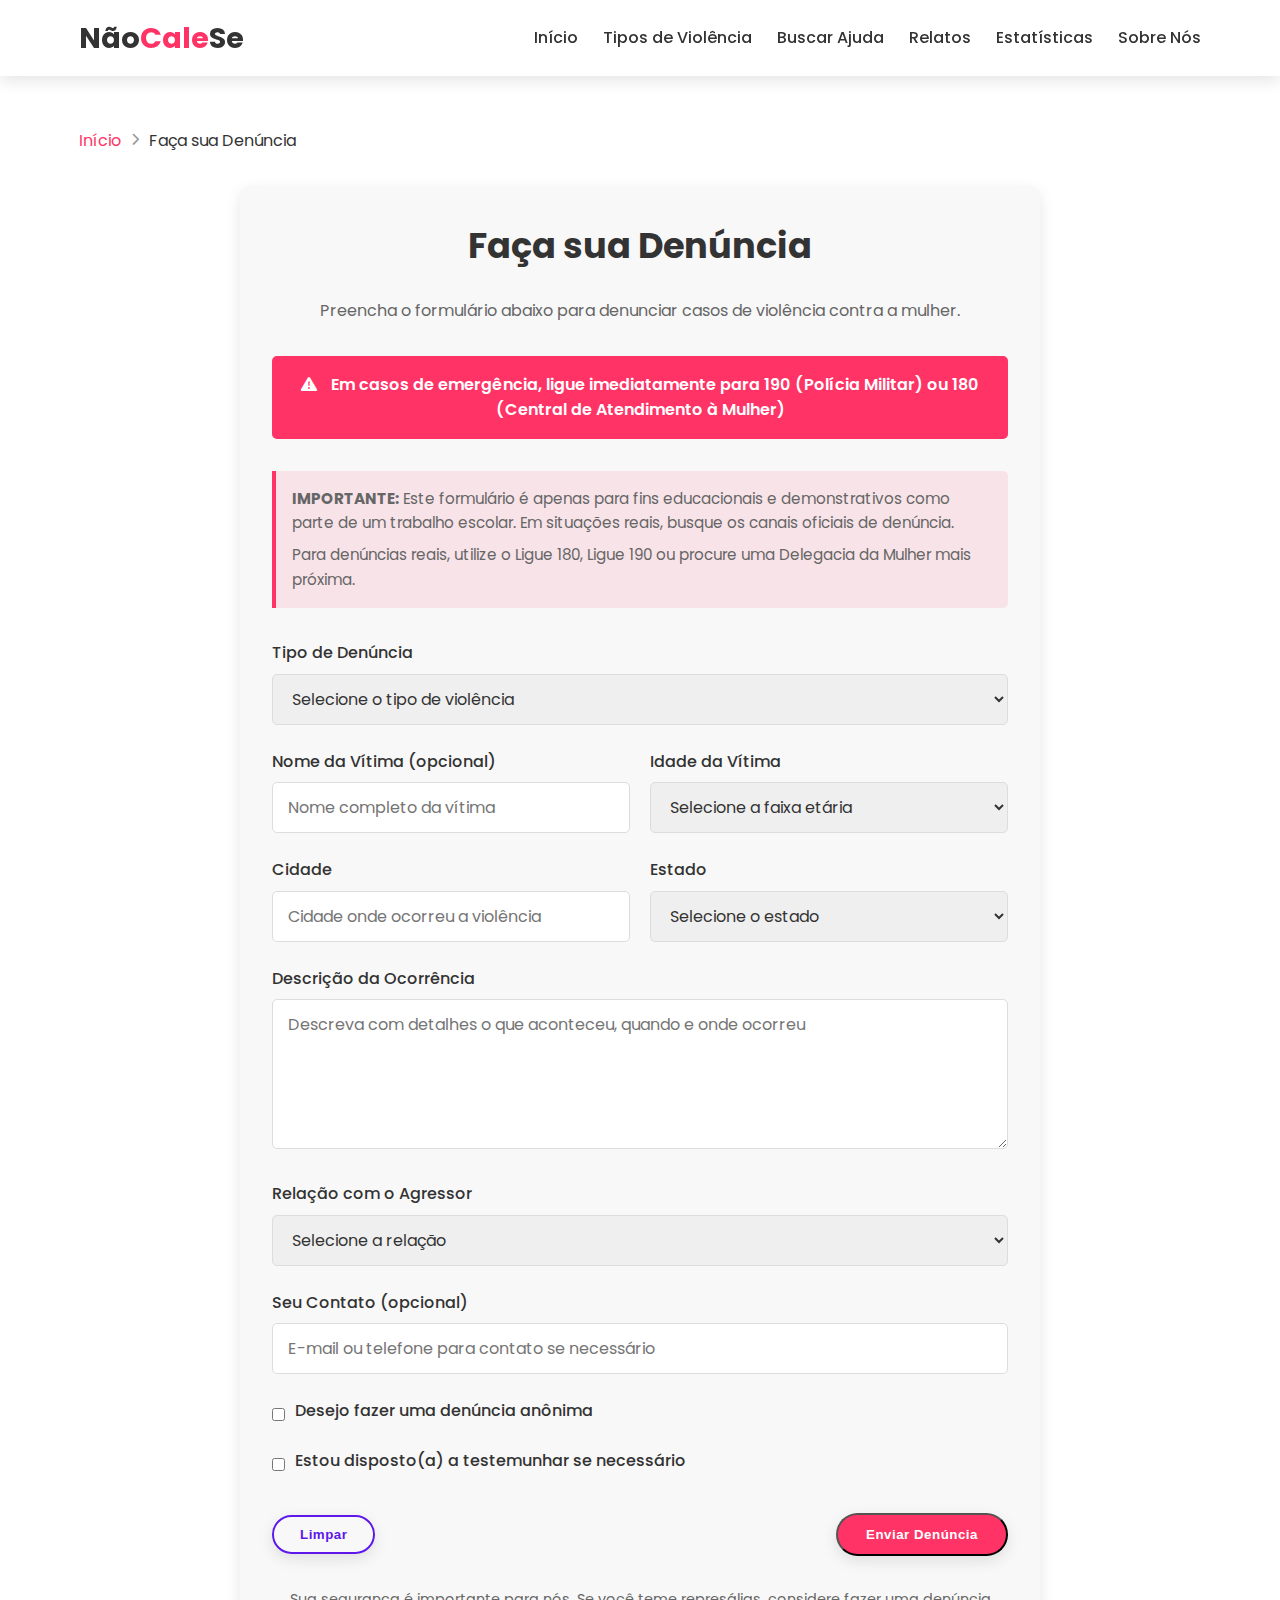
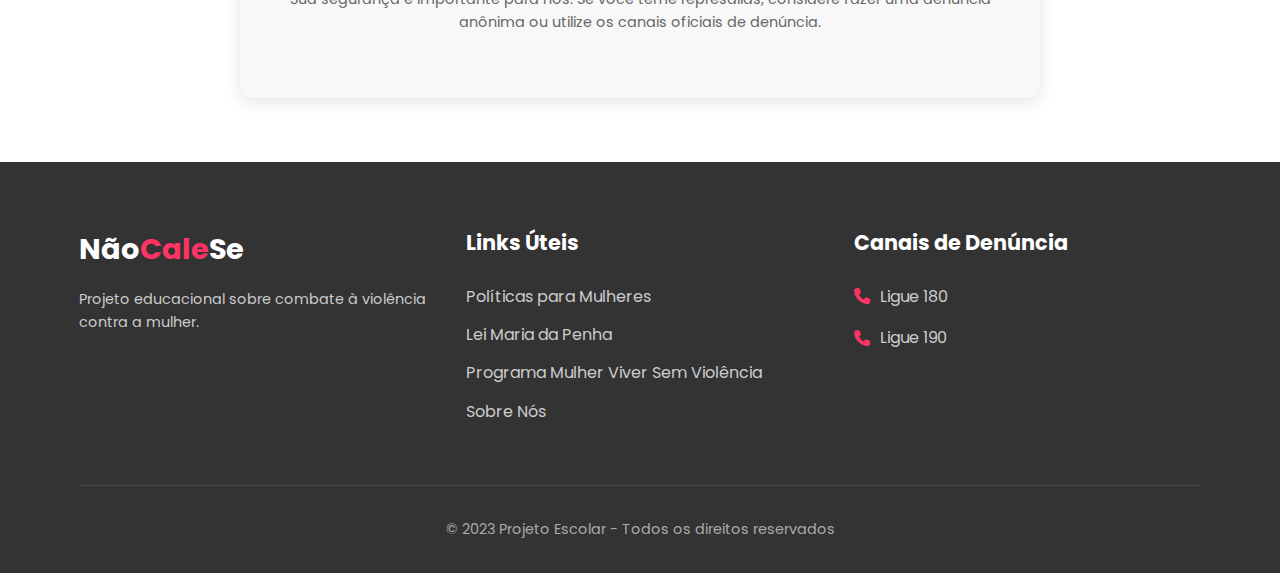
<file: trabalho de mulher/denuncia.html>
<!DOCTYPE html>
<html lang="pt-br">
<head>
    <meta charset="UTF-8">
    <meta name="viewport" content="width=device-width, initial-scale=1.0">
    <title>Faça sua Denúncia - Combate à Violência Contra a Mulher</title>
    <link rel="stylesheet" href="css/style.css">
    <link rel="stylesheet" href="https://cdnjs.cloudflare.com/ajax/libs/font-awesome/6.4.0/css/all.min.css">
    <link rel="preconnect" href="https://fonts.googleapis.com">
    <link rel="preconnect" href="https://fonts.gstatic.com" crossorigin>
    <link href="https://fonts.googleapis.com/css2?family=Poppins:wght@300;400;500;600;700&display=swap" rel="stylesheet">
    <style>
        /* Estilos específicos para esta página */
        .page-content {
            padding: 8rem 0 4rem;
            background-color: var(--white);
        }
        
        .breadcrumb {
            display: flex;
            margin-bottom: 2rem;
            gap: 10px;
            align-items: center;
        }
        
        .breadcrumb a {
            color: var(--primary-color);
        }
        
        .breadcrumb i {
            font-size: 0.8rem;
            color: #999;
        }
        
        .form-container {
            max-width: 800px;
            margin: 0 auto;
            padding: 2rem;
            background-color: var(--light-color);
            border-radius: 10px;
            box-shadow: var(--shadow);
        }
        
        .form-container h1 {
            font-size: 2.2rem;
            margin-bottom: 1.5rem;
            color: var(--dark-color);
            text-align: center;
        }
        
        .form-container p {
            margin-bottom: 2rem;
            text-align: center;
            color: #666;
        }
        
        .form-description {
            background-color: rgba(255, 51, 102, 0.1);
            border-left: 4px solid var(--primary-color);
            padding: 1rem;
            margin-bottom: 2rem;
            border-radius: 0 5px 5px 0;
        }
        
        .form-description p {
            margin-bottom: 0.5rem;
            text-align: left;
            font-size: 0.95rem;
        }
        
        .form-description p:last-child {
            margin-bottom: 0;
        }
        
        .form-group {
            margin-bottom: 1.5rem;
        }
        
        label {
            display: block;
            margin-bottom: 0.5rem;
            font-weight: 500;
            color: var(--dark-color);
        }
        
        input, select, textarea {
            width: 100%;
            padding: 12px 15px;
            border: 1px solid #ddd;
            border-radius: 5px;
            font-family: 'Poppins', sans-serif;
            font-size: 1rem;
            color: var(--dark-color);
            transition: var(--transition);
        }
        
        input:focus, select:focus, textarea:focus {
            border-color: var(--primary-color);
            outline: none;
            box-shadow: 0 0 0 3px rgba(255, 51, 102, 0.2);
        }
        
        textarea {
            resize: vertical;
            min-height: 150px;
        }
        
        .checkbox-group {
            display: flex;
            align-items: center;
            gap: 10px;
            margin-bottom: 1rem;
        }
        
        .checkbox-group input {
            width: auto;
        }
        
        .form-row {
            display: grid;
            grid-template-columns: repeat(auto-fit, minmax(250px, 1fr));
            gap: 20px;
        }
        
        .form-actions {
            display: flex;
            justify-content: space-between;
            align-items: center;
            margin-top: 2rem;
        }
        
        .form-actions .btn-primary {
            min-width: 150px;
        }
        
        .anonymity-note {
            margin-top: 2rem;
            font-size: 0.9rem;
            color: #777;
            text-align: center;
        }
        
        .emergency-call {
            background-color: var(--primary-color);
            color: white;
            padding: 1rem;
            border-radius: 5px;
            margin: 2rem 0;
            text-align: center;
            font-weight: 600;
        }
        
        .emergency-call i {
            margin-right: 10px;
        }
        
        @media screen and (max-width: 768px) {
            .form-container {
                padding: 1.5rem;
            }
            
            .form-actions {
                flex-direction: column;
                gap: 15px;
            }
            
            .form-actions .btn-primary {
                width: 100%;
            }
        }
    </style>
</head>
<body>
    <header>
        <div class="container">
            <div class="logo">
                <h1>Não<span>Cale</span>Se</h1>
            </div>
            <nav>
                <ul class="menu">
                    <li><a href="index.html#home">Início</a></li>
                    <li><a href="index.html#tipos">Tipos de Violência</a></li>
                    <li><a href="index.html#ajuda">Buscar Ajuda</a></li>
                    <li><a href="index.html#relatos">Relatos</a></li>
                    <li><a href="index.html#estatisticas">Estatísticas</a></li>
                    <li><a href="sobre-nos.html">Sobre Nós</a></li>
                </ul>
                <div class="menu-mobile">
                    <i class="fas fa-bars"></i>
                </div>
            </nav>
        </div>
    </header>

    <section class="page-content">
        <div class="container">
            <div class="breadcrumb">
                <a href="index.html">Início</a>
                <i class="fas fa-chevron-right"></i>
                <span>Faça sua Denúncia</span>
            </div>
            
            <div class="form-container">
                <h1>Faça sua Denúncia</h1>
                <p>Preencha o formulário abaixo para denunciar casos de violência contra a mulher.</p>
                
                <div class="emergency-call">
                    <i class="fas fa-exclamation-triangle"></i> Em casos de emergência, ligue imediatamente para 190 (Polícia Militar) ou 180 (Central de Atendimento à Mulher)
                </div>
                
                <div class="form-description">
                    <p><strong>IMPORTANTE:</strong> Este formulário é apenas para fins educacionais e demonstrativos como parte de um trabalho escolar. Em situações reais, busque os canais oficiais de denúncia.</p>
                    <p>Para denúncias reais, utilize o Ligue 180, Ligue 190 ou procure uma Delegacia da Mulher mais próxima.</p>
                </div>
                
                <form id="denuncia-form">
                    <div class="form-group">
                        <label for="tipo-denuncia">Tipo de Denúncia</label>
                        <select id="tipo-denuncia" required>
                            <option value="">Selecione o tipo de violência</option>
                            <option value="fisica">Violência Física</option>
                            <option value="psicologica">Violência Psicológica</option>
                            <option value="sexual">Violência Sexual</option>
                            <option value="patrimonial">Violência Patrimonial</option>
                            <option value="moral">Violência Moral</option>
                            <option value="outros">Outros</option>
                        </select>
                    </div>
                    
                    <div class="form-row">
                        <div class="form-group">
                            <label for="nome-vitima">Nome da Vítima (opcional)</label>
                            <input type="text" id="nome-vitima" placeholder="Nome completo da vítima">
                        </div>
                        
                        <div class="form-group">
                            <label for="idade-vitima">Idade da Vítima</label>
                            <select id="idade-vitima">
                                <option value="">Selecione a faixa etária</option>
                                <option value="menor18">Menor de 18 anos</option>
                                <option value="18-25">18 a 25 anos</option>
                                <option value="26-35">26 a 35 anos</option>
                                <option value="36-45">36 a 45 anos</option>
                                <option value="46-60">46 a 60 anos</option>
                                <option value="maior60">Maior de 60 anos</option>
                                <option value="nao-informado">Prefiro não informar</option>
                            </select>
                        </div>
                    </div>
                    
                    <div class="form-row">
                        <div class="form-group">
                            <label for="cidade">Cidade</label>
                            <input type="text" id="cidade" placeholder="Cidade onde ocorreu a violência" required>
                        </div>
                        
                        <div class="form-group">
                            <label for="estado">Estado</label>
                            <select id="estado" required>
                                <option value="">Selecione o estado</option>
                                <option value="AC">Acre</option>
                                <option value="AL">Alagoas</option>
                                <option value="AP">Amapá</option>
                                <option value="AM">Amazonas</option>
                                <option value="BA">Bahia</option>
                                <option value="CE">Ceará</option>
                                <option value="DF">Distrito Federal</option>
                                <option value="ES">Espírito Santo</option>
                                <option value="GO">Goiás</option>
                                <option value="MA">Maranhão</option>
                                <option value="MT">Mato Grosso</option>
                                <option value="MS">Mato Grosso do Sul</option>
                                <option value="MG">Minas Gerais</option>
                                <option value="PA">Pará</option>
                                <option value="PB">Paraíba</option>
                                <option value="PR">Paraná</option>
                                <option value="PE">Pernambuco</option>
                                <option value="PI">Piauí</option>
                                <option value="RJ">Rio de Janeiro</option>
                                <option value="RN">Rio Grande do Norte</option>
                                <option value="RS">Rio Grande do Sul</option>
                                <option value="RO">Rondônia</option>
                                <option value="RR">Roraima</option>
                                <option value="SC">Santa Catarina</option>
                                <option value="SP">São Paulo</option>
                                <option value="SE">Sergipe</option>
                                <option value="TO">Tocantins</option>
                            </select>
                        </div>
                    </div>
                    
                    <div class="form-group">
                        <label for="descricao">Descrição da Ocorrência</label>
                        <textarea id="descricao" placeholder="Descreva com detalhes o que aconteceu, quando e onde ocorreu" required></textarea>
                    </div>
                    
                    <div class="form-group">
                        <label for="relacao">Relação com o Agressor</label>
                        <select id="relacao">
                            <option value="">Selecione a relação</option>
                            <option value="conjuge">Cônjuge/Companheiro(a)</option>
                            <option value="ex-conjuge">Ex-cônjuge/Ex-companheiro(a)</option>
                            <option value="familiar">Familiar</option>
                            <option value="conhecido">Conhecido</option>
                            <option value="desconhecido">Desconhecido</option>
                            <option value="nao-informado">Prefiro não informar</option>
                        </select>
                    </div>
                    
                    <div class="form-group">
                        <label for="contato">Seu Contato (opcional)</label>
                        <input type="text" id="contato" placeholder="E-mail ou telefone para contato se necessário">
                    </div>
                    
                    <div class="checkbox-group">
                        <input type="checkbox" id="anonima">
                        <label for="anonima">Desejo fazer uma denúncia anônima</label>
                    </div>
                    
                    <div class="checkbox-group">
                        <input type="checkbox" id="testemunha">
                        <label for="testemunha">Estou disposto(a) a testemunhar se necessário</label>
                    </div>
                    
                    <div class="form-actions">
                        <button type="reset" class="btn-secondary">Limpar</button>
                        <button type="submit" class="btn-primary">Enviar Denúncia</button>
                    </div>
                </form>
                
                <p class="anonymity-note">Sua segurança é importante para nós. Se você teme represálias, considere fazer uma denúncia anônima ou utilize os canais oficiais de denúncia.</p>
            </div>
        </div>
    </section>

    <footer>
        <div class="container">
            <div class="footer-content">
                <div class="footer-logo">
                    <h2>Não<span>Cale</span>Se</h2>
                    <p>Projeto educacional sobre combate à violência contra a mulher.</p>
                </div>
                <div class="footer-links">
                    <h3>Links Úteis</h3>
                    <ul>
                        <li><a href="https://www.gov.br/mdh/pt-br/navegue-por-temas/politicas-para-mulheres" target="_blank">Políticas para Mulheres</a></li>
                        <li><a href="lei-maria-da-penha.html">Lei Maria da Penha</a></li>
                        <li><a href="https://www.gov.br/mdh/pt-br/navegue-por-temas/politicas-para-mulheres/arquivo/assuntos/violencia/programa-mulher-viver-sem-violencia" target="_blank">Programa Mulher Viver Sem Violência</a></li>
                        <li><a href="sobre-nos.html">Sobre Nós</a></li>
                    </ul>
                </div>
                <div class="footer-contact">
                    <h3>Canais de Denúncia</h3>
                    <p><i class="fas fa-phone"></i> Ligue 180</p>
                    <p><i class="fas fa-phone"></i> Ligue 190</p>
                </div>
            </div>
            <div class="copyright">
                <p>&copy; 2023 Projeto Escolar - Todos os direitos reservados</p>
            </div>
        </div>
    </footer>

    <script src="js/script.js"></script>
    <script>
        // Script específico para esta página
        document.addEventListener('DOMContentLoaded', function() {
            const form = document.getElementById('denuncia-form');
            const checkboxAnonima = document.getElementById('anonima');
            const nomeInput = document.getElementById('nome-vitima');
            const contatoInput = document.getElementById('contato');
            
            // Toggle campos quando opção anônima for selecionada
            checkboxAnonima.addEventListener('change', function() {
                if (this.checked) {
                    nomeInput.value = '';
                    nomeInput.disabled = true;
                    contatoInput.value = '';
                    contatoInput.disabled = true;
                } else {
                    nomeInput.disabled = false;
                    contatoInput.disabled = false;
                }
            });
            
            // Processar envio do formulário
            form.addEventListener('submit', function(e) {
                e.preventDefault();
                
                // Em um cenário real, aqui enviaria os dados para um servidor
                // Como é um projeto educacional, apenas mostramos uma mensagem
                
                alert('Formulário enviado com sucesso! Lembre-se: em situações reais, utilize os canais oficiais de denúncia como o Ligue 180 ou Ligue 190.');
                
                // Limpar formulário
                form.reset();
            });
        });
    </script>
</body>
</html>
</file>
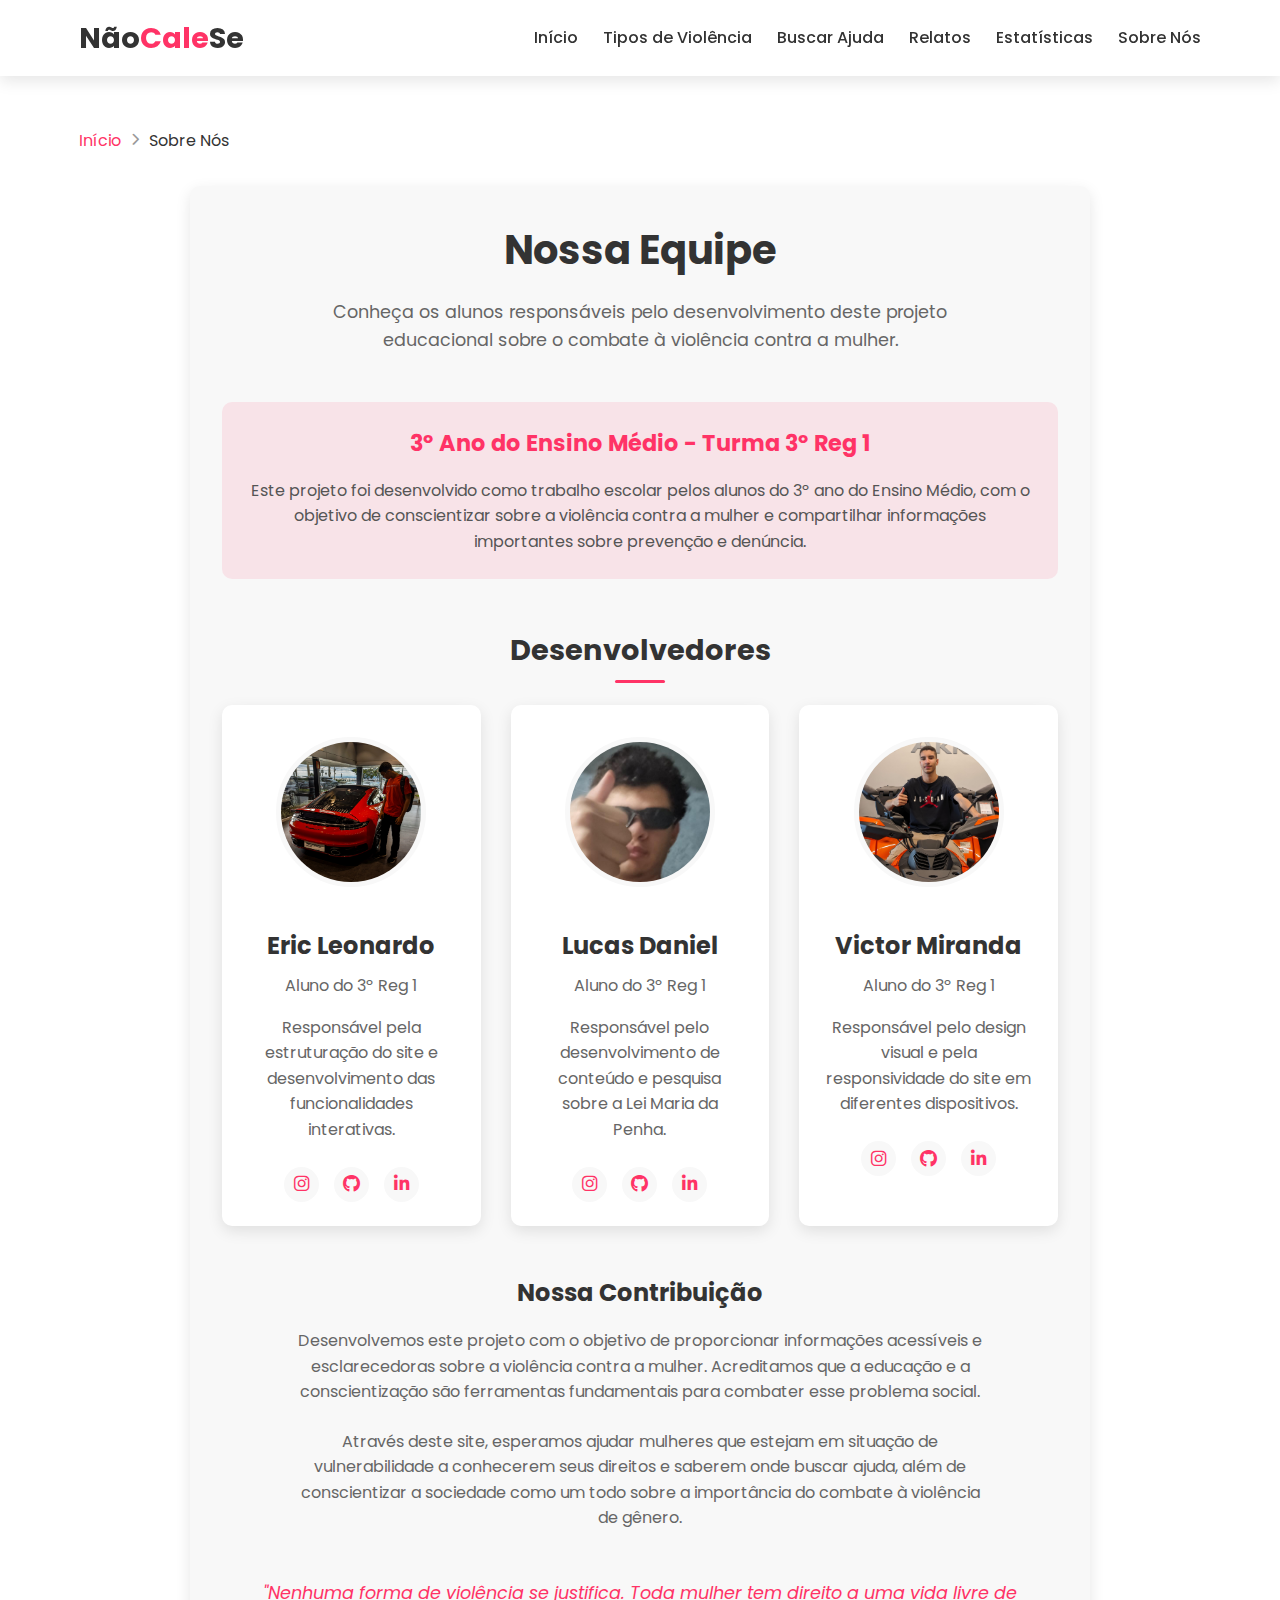
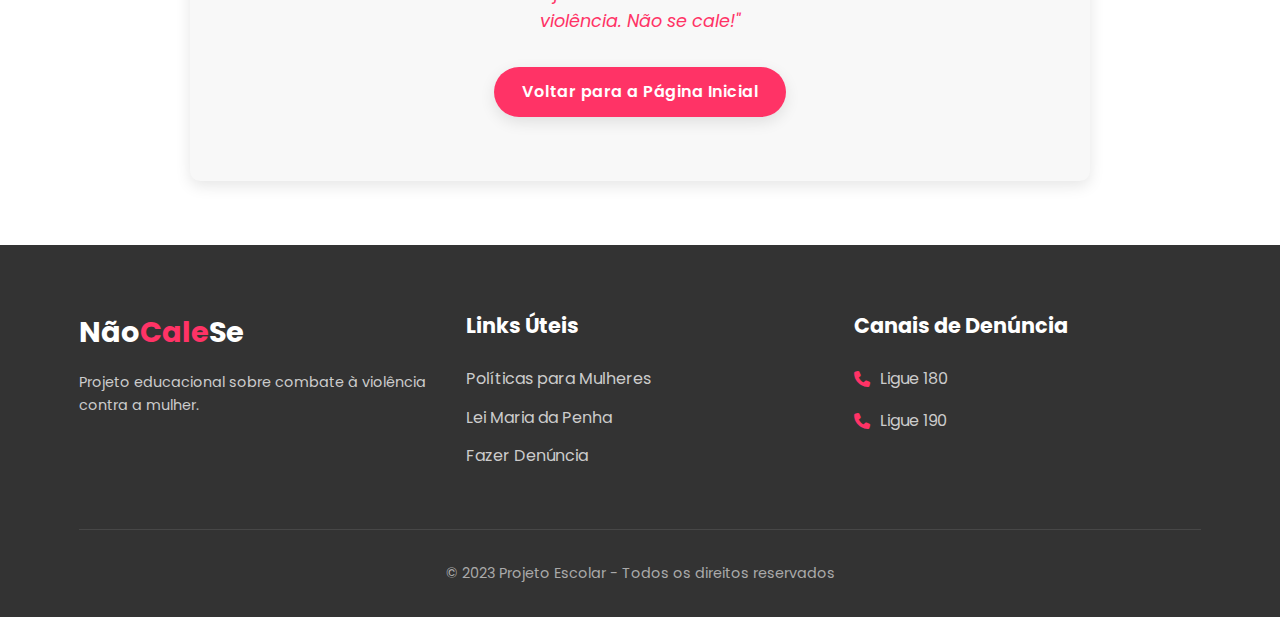
<file: trabalho de mulher/sobre-nos.html>
<!DOCTYPE html>
<html lang="pt-br">
<head>
    <meta charset="UTF-8">
    <meta name="viewport" content="width=device-width, initial-scale=1.0">
    <title>Sobre Nós - Combate à Violência Contra a Mulher</title>
    <link rel="stylesheet" href="css/style.css">
    <link rel="stylesheet" href="https://cdnjs.cloudflare.com/ajax/libs/font-awesome/6.4.0/css/all.min.css">
    <link rel="preconnect" href="https://fonts.googleapis.com">
    <link rel="preconnect" href="https://fonts.gstatic.com" crossorigin>
    <link href="https://fonts.googleapis.com/css2?family=Poppins:wght@300;400;500;600;700&display=swap" rel="stylesheet">
    <style>
        /* Estilos específicos para esta página */
        .page-content {
            padding: 8rem 0 4rem;
            background-color: var(--white);
        }
        
        .breadcrumb {
            display: flex;
            margin-bottom: 2rem;
            gap: 10px;
            align-items: center;
        }
        
        .breadcrumb a {
            color: var(--primary-color);
        }
        
        .breadcrumb i {
            font-size: 0.8rem;
            color: #999;
        }
        
        .about-container {
            max-width: 900px;
            margin: 0 auto;
            padding: 2rem;
            background-color: var(--light-color);
            border-radius: 10px;
            box-shadow: var(--shadow);
        }
        
        .about-header {
            text-align: center;
            margin-bottom: 3rem;
        }
        
        .about-header h1 {
            font-size: 2.5rem;
            margin-bottom: 1rem;
            color: var(--dark-color);
        }
        
        .about-header p {
            font-size: 1.1rem;
            color: #666;
            max-width: 700px;
            margin: 0 auto;
        }
        
        .school-info {
            background-color: rgba(255, 51, 102, 0.1);
            border-radius: 10px;
            padding: 1.5rem;
            margin-bottom: 3rem;
            text-align: center;
        }
        
        .school-info h2 {
            font-size: 1.4rem;
            margin-bottom: 1rem;
            color: var(--primary-color);
        }
        
        .school-info p {
            font-size: 1rem;
            color: #555;
        }
        
        .team-title {
            font-size: 1.8rem;
            text-align: center;
            margin-bottom: 2rem;
            position: relative;
            color: var(--dark-color);
        }
        
        .team-title::after {
            content: '';
            position: absolute;
            bottom: -10px;
            left: 50%;
            transform: translateX(-50%);
            width: 50px;
            height: 3px;
            background: var(--primary-color);
            border-radius: 2px;
        }
        
        .team-members {
            display: grid;
            grid-template-columns: repeat(auto-fit, minmax(250px, 1fr));
            gap: 30px;
            margin-bottom: 3rem;
        }
        
        .member-card {
            background-color: var(--white);
            border-radius: 10px;
            overflow: hidden;
            box-shadow: var(--shadow);
            transition: var(--transition);
            text-align: center;
        }
        
        .member-card:hover {
            transform: translateY(-10px);
            box-shadow: 0 15px 30px rgba(0, 0, 0, 0.15);
        }
        
        .member-photo {
            width: 150px;
            height: 150px;
            border-radius: 50%;
            margin: 2rem auto 1rem;
            overflow: hidden;
            border: 5px solid var(--light-color);
        }
        
        .member-photo img {
            width: 100%;
            height: 100%;
            object-fit: cover;
        }
        
        .member-info {
            padding: 1.5rem;
        }
        
        .member-info h3 {
            font-size: 1.5rem;
            margin-bottom: 0.5rem;
            color: var(--dark-color);
        }
        
        .member-info p {
            color: #666;
            margin-bottom: 1rem;
        }
        
        .social-links {
            display: flex;
            justify-content: center;
            gap: 15px;
            margin-top: 1.5rem;
        }
        
        .social-links a {
            display: flex;
            align-items: center;
            justify-content: center;
            width: 35px;
            height: 35px;
            border-radius: 50%;
            background-color: var(--light-color);
            color: var(--primary-color);
            font-size: 1.1rem;
            transition: var(--transition);
        }
        
        .social-links a:hover {
            background-color: var(--primary-color);
            color: var(--white);
            transform: translateY(-3px);
        }
        
        .contribution {
            text-align: center;
            margin: 3rem 0;
        }
        
        .contribution h3 {
            font-size: 1.5rem;
            margin-bottom: 1rem;
            color: var(--dark-color);
        }
        
        .contribution p {
            font-size: 1rem;
            color: #666;
            margin-bottom: 1.5rem;
            max-width: 700px;
            margin-left: auto;
            margin-right: auto;
        }
        
        .message {
            font-style: italic;
            font-size: 1.1rem;
            color: var(--primary-color);
            margin: 2rem 0;
            text-align: center;
        }
        
        .text-center {
            text-align: center;
            margin: 2rem 0;
        }
        
        @media screen and (max-width: 768px) {
            .about-header h1 {
                font-size: 2rem;
            }
            
            .team-title {
                font-size: 1.5rem;
            }
            
            .member-photo {
                width: 120px;
                height: 120px;
            }
        }
    </style>
</head>
<body>
    <header>
        <div class="container">
            <div class="logo">
                <h1>Não<span>Cale</span>Se</h1>
            </div>
            <nav>
                <ul class="menu">
                    <li><a href="index.html#home">Início</a></li>
                    <li><a href="index.html#tipos">Tipos de Violência</a></li>
                    <li><a href="index.html#ajuda">Buscar Ajuda</a></li>
                    <li><a href="index.html#relatos">Relatos</a></li>
                    <li><a href="index.html#estatisticas">Estatísticas</a></li>
                    <li><a href="sobre-nos.html">Sobre Nós</a></li>
                </ul>
                <div class="menu-mobile">
                    <i class="fas fa-bars"></i>
                </div>
            </nav>
        </div>
    </header>

    <section class="page-content">
        <div class="container">
            <div class="breadcrumb">
                <a href="index.html">Início</a>
                <i class="fas fa-chevron-right"></i>
                <span>Sobre Nós</span>
            </div>
            
            <div class="about-container">
                <div class="about-header">
                    <h1>Nossa Equipe</h1>
                    <p>Conheça os alunos responsáveis pelo desenvolvimento deste projeto educacional sobre o combate à violência contra a mulher.</p>
                </div>
                
                <div class="school-info">
                    <h2>3º Ano do Ensino Médio - Turma 3º Reg 1</h2>
                    <p>Este projeto foi desenvolvido como trabalho escolar pelos alunos do 3º ano do Ensino Médio, com o objetivo de conscientizar sobre a violência contra a mulher e compartilhar informações importantes sobre prevenção e denúncia.</p>
                </div>
                
                <h2 class="team-title">Desenvolvedores</h2>
                
                <div class="team-members">
                    <div class="member-card">
                        <div class="member-photo">
                            <img src="./img/EricIMG.jpg" alt="Foto de Eric Leonardo">
                        </div>
                        <div class="member-info">
                            <h3>Eric Leonardo</h3>
                            <p>Aluno do 3º Reg 1</p>
                            <p>Responsável pela estruturação do site e desenvolvimento das funcionalidades interativas.</p>
                            <div class="social-links">
                                <a href="https://instagram.com/ericxqz7" target="_blank"><i class="fab fa-instagram"></i></a>
                                <a href="https://github.com/imvooid" target="_blank"><i class="fab fa-github"></i></a>
                                <a href="https://www.linkedin.com/in/ericleonardoo" target="_blank"><i class="fab fa-linkedin-in"></i></a>
                            </div>
                        </div>
                    </div>
                    
                    <div class="member-card">
                        <div class="member-photo">
                            <img src="./img/LucasIMG.jpeg" alt="Foto de Lucas Daniel">
                        </div>
                        <div class="member-info">
                            <h3>Lucas Daniel</h3>
                            <p>Aluno do 3º Reg 1</p>
                            <p>Responsável pelo desenvolvimento de conteúdo e pesquisa sobre a Lei Maria da Penha.</p>
                            <div class="social-links">
                                <a href="https://instagram.com/lluucas_ld" target="_blank"><i class="fab fa-instagram"></i></a>
                                <a href="#"><i class="fab fa-github"></i></a>
                                <a href="#"><i class="fab fa-linkedin-in"></i></a>
                            </div>
                        </div>
                    </div>
                    
                    <div class="member-card">
                        <div class="member-photo">
                            <img src="./img/VictorIMG.jpeg" alt="Foto de Victor Miranda">
                        </div>
                        <div class="member-info">
                            <h3>Victor Miranda</h3>
                            <p>Aluno do 3º Reg 1</p>
                            <p>Responsável pelo design visual e pela responsividade do site em diferentes dispositivos.</p>
                            <div class="social-links">
                                <a href="https://instagram.com/1victor.js" target="_blank"><i class="fab fa-instagram"></i></a>
                                <a href="https://github.com/VictorMirandaO" target="_blank"><i class="fab fa-github"></i></a>
                                <a href="https://www.linkedin.com/in/victor-miranda-oliveira-181208309" target="_blank"><i class="fab fa-linkedin-in"></i></a>
                            </div>
                        </div>
                    </div>
                </div>
                
                <div class="contribution">
                    <h3>Nossa Contribuição</h3>
                    <p>Desenvolvemos este projeto com o objetivo de proporcionar informações acessíveis e esclarecedoras sobre a violência contra a mulher. Acreditamos que a educação e a conscientização são ferramentas fundamentais para combater esse problema social.</p>
                    <p>Através deste site, esperamos ajudar mulheres que estejam em situação de vulnerabilidade a conhecerem seus direitos e saberem onde buscar ajuda, além de conscientizar a sociedade como um todo sobre a importância do combate à violência de gênero.</p>
                </div>
                
                <div class="message">
                    "Nenhuma forma de violência se justifica. Toda mulher tem direito a uma vida livre de violência. Não se cale!"
                </div>
                
                <div class="text-center">
                    <a href="index.html" class="btn-primary">Voltar para a Página Inicial</a>
                </div>
            </div>
        </div>
    </section>

    <footer>
        <div class="container">
            <div class="footer-content">
                <div class="footer-logo">
                    <h2>Não<span>Cale</span>Se</h2>
                    <p>Projeto educacional sobre combate à violência contra a mulher.</p>
                </div>
                <div class="footer-links">
                    <h3>Links Úteis</h3>
                    <ul>
                        <li><a href="https://www.gov.br/mdh/pt-br/navegue-por-temas/politicas-para-mulheres" target="_blank">Políticas para Mulheres</a></li>
                        <li><a href="lei-maria-da-penha.html">Lei Maria da Penha</a></li>
                        <li><a href="denuncia.html">Fazer Denúncia</a></li>
                    </ul>
                </div>
                <div class="footer-contact">
                    <h3>Canais de Denúncia</h3>
                    <p><i class="fas fa-phone"></i> Ligue 180</p>
                    <p><i class="fas fa-phone"></i> Ligue 190</p>
                </div>
            </div>
            <div class="copyright">
                <p>&copy; 2023 Projeto Escolar - Todos os direitos reservados</p>
            </div>
        </div>
    </footer>

    <script src="js/script.js"></script>
</body>
</html>
</file>
<file: trabalho de mulher/css/style.css>
/* Reset e estilos globais */
:root {
    --primary-color: #ff3366;
    --secondary-color: #5e17eb;
    --dark-color: #333333;
    --light-color: #f8f8f8;
    --text-color: #333333;
    --white: #ffffff;
    --card-bg: #ffffff;
    --hero-gradient: linear-gradient(135deg, rgba(255, 51, 102, 0.9) 0%, rgba(94, 23, 235, 0.75) 100%);
    --shadow: 0 5px 15px rgba(0, 0, 0, 0.1);
    --transition: all 0.3s ease;
}

* {
    margin: 0;
    padding: 0;
    box-sizing: border-box;
}

html {
    scroll-behavior: smooth;
}

body {
    font-family: 'Poppins', sans-serif;
    font-size: 16px;
    line-height: 1.6;
    color: var(--text-color);
    background-color: var(--light-color);
    overflow-x: hidden;
}

.container {
    width: 90%;
    max-width: 1200px;
    margin: 0 auto;
    padding: 0 15px;
}

a {
    text-decoration: none;
    color: inherit;
    transition: var(--transition);
}

ul {
    list-style: none;
}

.section-title {
    font-size: 2.5rem;
    text-align: center;
    margin-bottom: 3rem;
    position: relative;
    color: var(--dark-color);
}

.section-title::after {
    content: '';
    position: absolute;
    bottom: -10px;
    left: 50%;
    transform: translateX(-50%);
    width: 80px;
    height: 4px;
    background: var(--primary-color);
    border-radius: 2px;
}

.btn-primary, .btn-secondary {
    display: inline-block;
    padding: 12px 28px;
    border-radius: 50px;
    font-weight: 600;
    letter-spacing: 0.5px;
    text-align: center;
    cursor: pointer;
    transition: var(--transition);
    box-shadow: var(--shadow);
}

.btn-primary {
    background-color: var(--primary-color);
    color: var(--white);
}

.btn-primary:hover {
    background-color: transparent;
    color: var(--primary-color);
    border: 2px solid var(--primary-color);
    padding: 10px 26px;
}

.btn-secondary {
    background-color: transparent;
    color: var(--secondary-color);
    border: 2px solid var(--secondary-color);
    padding: 10px 26px;
}

.btn-secondary:hover {
    background-color: var(--secondary-color);
    color: var(--white);
}

/* Header e navegação */
header {
    position: fixed;
    top: 0;
    left: 0;
    width: 100%;
    background-color: rgba(255, 255, 255, 0.95);
    box-shadow: var(--shadow);
    z-index: 1000;
    padding: 15px 0;
    transition: var(--transition);
}

header.scrolled {
    padding: 10px 0;
    background-color: rgba(255, 255, 255, 0.98);
}

header .container {
    display: flex;
    justify-content: space-between;
    align-items: center;
}

.logo h1 {
    font-size: 1.8rem;
    font-weight: 700;
    color: var(--dark-color);
}

.logo h1 span {
    color: var(--primary-color);
}

nav {
    display: flex;
    align-items: center;
}

.menu {
    display: flex;
    gap: 25px;
}

.menu a {
    font-weight: 500;
    color: var(--dark-color);
    position: relative;
}

.menu a::after {
    content: '';
    position: absolute;
    bottom: -5px;
    left: 0;
    width: 0;
    height: 2px;
    background-color: var(--primary-color);
    transition: var(--transition);
}

.menu a:hover::after,
.menu a:focus::after {
    width: 100%;
}

.menu-mobile {
    display: none;
    cursor: pointer;
    font-size: 1.5rem;
    color: var(--dark-color);
}

/* Hero Section */
.hero {
    background: var(--hero-gradient), url('https://placehold.co/1920x1080/FF69B4/FFFFFF?text=Stop+Violence') no-repeat center center/cover;
    height: 90vh;
    display: flex;
    align-items: center;
    color: var(--white);
    margin-top: 80px;
    text-align: center;
}

.hero-content {
    max-width: 800px;
    margin: 0 auto;
    padding: 2rem;
    animation: fadeIn 1.5s ease;
}

.hero-content h2 {
    font-size: 3.5rem;
    margin-bottom: 1.5rem;
    text-shadow: 1px 1px 3px rgba(0, 0, 0, 0.3);
}

.hero-content p {
    font-size: 1.2rem;
    margin-bottom: 2.5rem;
    line-height: 1.8;
}

/* Tipos de Violência */
.tipos-violencia {
    padding: 6rem 0;
    background-color: var(--white);
}

.cards {
    display: grid;
    grid-template-columns: repeat(auto-fit, minmax(250px, 1fr));
    gap: 30px;
}

.card {
    background-color: var(--card-bg);
    border-radius: 10px;
    padding: 2rem;
    box-shadow: var(--shadow);
    transition: var(--transition);
    text-align: center;
}

.card:hover {
    transform: translateY(-10px);
    box-shadow: 0 15px 30px rgba(0, 0, 0, 0.15);
}

.card .icon {
    font-size: 2.5rem;
    color: var(--primary-color);
    margin-bottom: 1.5rem;
}

.card h3 {
    font-size: 1.5rem;
    margin-bottom: 1rem;
    color: var(--dark-color);
}

.card p {
    color: #666;
    font-size: 0.95rem;
}

/* Buscar Ajuda */
.buscar-ajuda {
    padding: 6rem 0;
    background-color: var(--light-color);
}

.help-content {
    display: flex;
    align-items: center;
    gap: 50px;
}

.help-text {
    flex: 1;
}

.help-text p {
    margin-bottom: 2rem;
    font-size: 1.1rem;
}

.help-list {
    margin-bottom: 2rem;
}

.help-list li {
    margin-bottom: 1rem;
    display: flex;
    align-items: center;
    gap: 10px;
}

.help-list i {
    color: var(--primary-color);
    font-size: 1.2rem;
}

.help-image {
    flex: 1;
    text-align: center;
}

.help-image img {
    max-width: 100%;
    border-radius: 10px;
    box-shadow: var(--shadow);
}

/* Relatos */
.relatos {
    padding: 6rem 0;
    background-color: var(--white);
}

.testimonials {
    display: grid;
    grid-template-columns: repeat(auto-fit, minmax(300px, 1fr));
    gap: 30px;
}

.testimonial-card {
    background-color: var(--light-color);
    border-radius: 10px;
    padding: 2rem;
    box-shadow: var(--shadow);
    position: relative;
}

.quote {
    font-size: 2rem;
    color: var(--primary-color);
    opacity: 0.3;
    position: absolute;
    top: 15px;
    left: 15px;
}

.testimonial-card p {
    margin: 1.5rem 0;
    font-style: italic;
    color: #555;
}

.author {
    text-align: right;
    font-weight: 600;
    color: var(--dark-color);
}

/* Estatísticas */
.estatisticas {
    padding: 6rem 0;
    background-color: var(--light-color);
}

.stats-container {
    display: flex;
    flex-wrap: wrap;
    justify-content: space-around;
    gap: 30px;
    margin-bottom: 3rem;
}

.stat-item {
    text-align: center;
    width: 300px;
}

.stat-number {
    font-size: 3.5rem;
    font-weight: 700;
    color: var(--primary-color);
    margin-bottom: 1rem;
    line-height: 1;
}

.stat-label {
    font-size: 1.1rem;
    color: #666;
}

.stat-note {
    text-align: center;
    font-size: 0.9rem;
    color: #888;
    max-width: 700px;
    margin: 0 auto;
}

/* Call to Action */
.cta {
    background: var(--hero-gradient), url('https://placehold.co/1920x600/FF69B4/FFFFFF?text=Denuncie') no-repeat center center/cover;
    padding: 5rem 0;
    text-align: center;
    color: var(--white);
}

.cta h2 {
    font-size: 2.5rem;
    margin-bottom: 1rem;
}

.cta p {
    font-size: 1.2rem;
    margin-bottom: 2rem;
}

.cta-buttons {
    display: flex;
    justify-content: center;
    gap: 20px;
}

/* Footer */
footer {
    background-color: var(--dark-color);
    color: var(--white);
    padding: 4rem 0 2rem;
}

.footer-content {
    display: grid;
    grid-template-columns: repeat(auto-fit, minmax(250px, 1fr));
    gap: 40px;
    margin-bottom: 3rem;
}

.footer-logo h2 {
    font-size: 1.8rem;
    margin-bottom: 1rem;
}

.footer-logo h2 span {
    color: var(--primary-color);
}

.footer-logo p {
    color: #ccc;
    font-size: 0.9rem;
}

.footer-links h3,
.footer-contact h3 {
    margin-bottom: 1.5rem;
    font-size: 1.3rem;
}

.footer-links ul li {
    margin-bottom: 0.8rem;
}

.footer-links a {
    color: #ccc;
    transition: var(--transition);
}

.footer-links a:hover {
    color: var(--primary-color);
    margin-left: 5px;
}

.footer-contact p {
    display: flex;
    align-items: center;
    gap: 10px;
    margin-bottom: 1rem;
    color: #ccc;
}

.footer-contact i {
    color: var(--primary-color);
}

.copyright {
    text-align: center;
    padding-top: 2rem;
    border-top: 1px solid rgba(255, 255, 255, 0.1);
    color: #aaa;
    font-size: 0.9rem;
}

/* Animações */
@keyframes fadeIn {
    from {
        opacity: 0;
        transform: translateY(20px);
    }
    to {
        opacity: 1;
        transform: translateY(0);
    }
}

/* Responsividade */
@media screen and (max-width: 992px) {
    .hero-content h2 {
        font-size: 2.8rem;
    }
    
    .help-content {
        flex-direction: column;
    }
    
    .help-image {
        order: -1;
        margin-bottom: 2rem;
    }
}

@media screen and (max-width: 768px) {
    .menu {
        display: none;
        position: absolute;
        top: 100%;
        left: 0;
        width: 100%;
        background-color: var(--white);
        box-shadow: 0 5px 10px rgba(0, 0, 0, 0.1);
        flex-direction: column;
        padding: 1rem 0;
        text-align: center;
        z-index: 10;
    }
    
    .menu.active {
        display: flex;
    }
    
    .menu-mobile {
        display: block;
    }
    
    .hero-content h2 {
        font-size: 2.3rem;
    }
    
    .hero-content p {
        font-size: 1rem;
    }
    
    .section-title {
        font-size: 2rem;
    }
    
    .cards {
        grid-template-columns: 1fr;
    }
    
    .stats-container {
        flex-direction: column;
        align-items: center;
    }
}

@media screen and (max-width: 576px) {
    .hero {
        height: 80vh;
    }
    
    .hero-content h2 {
        font-size: 2rem;
    }
    
    .section-title {
        font-size: 1.8rem;
    }
    
    .footer-content {
        grid-template-columns: 1fr;
    }
    
    .cta-buttons {
        flex-direction: column;
        align-items: center;
    }
    
    .cta-buttons a {
        width: 100%;
        max-width: 250px;
    }
}
</file>
